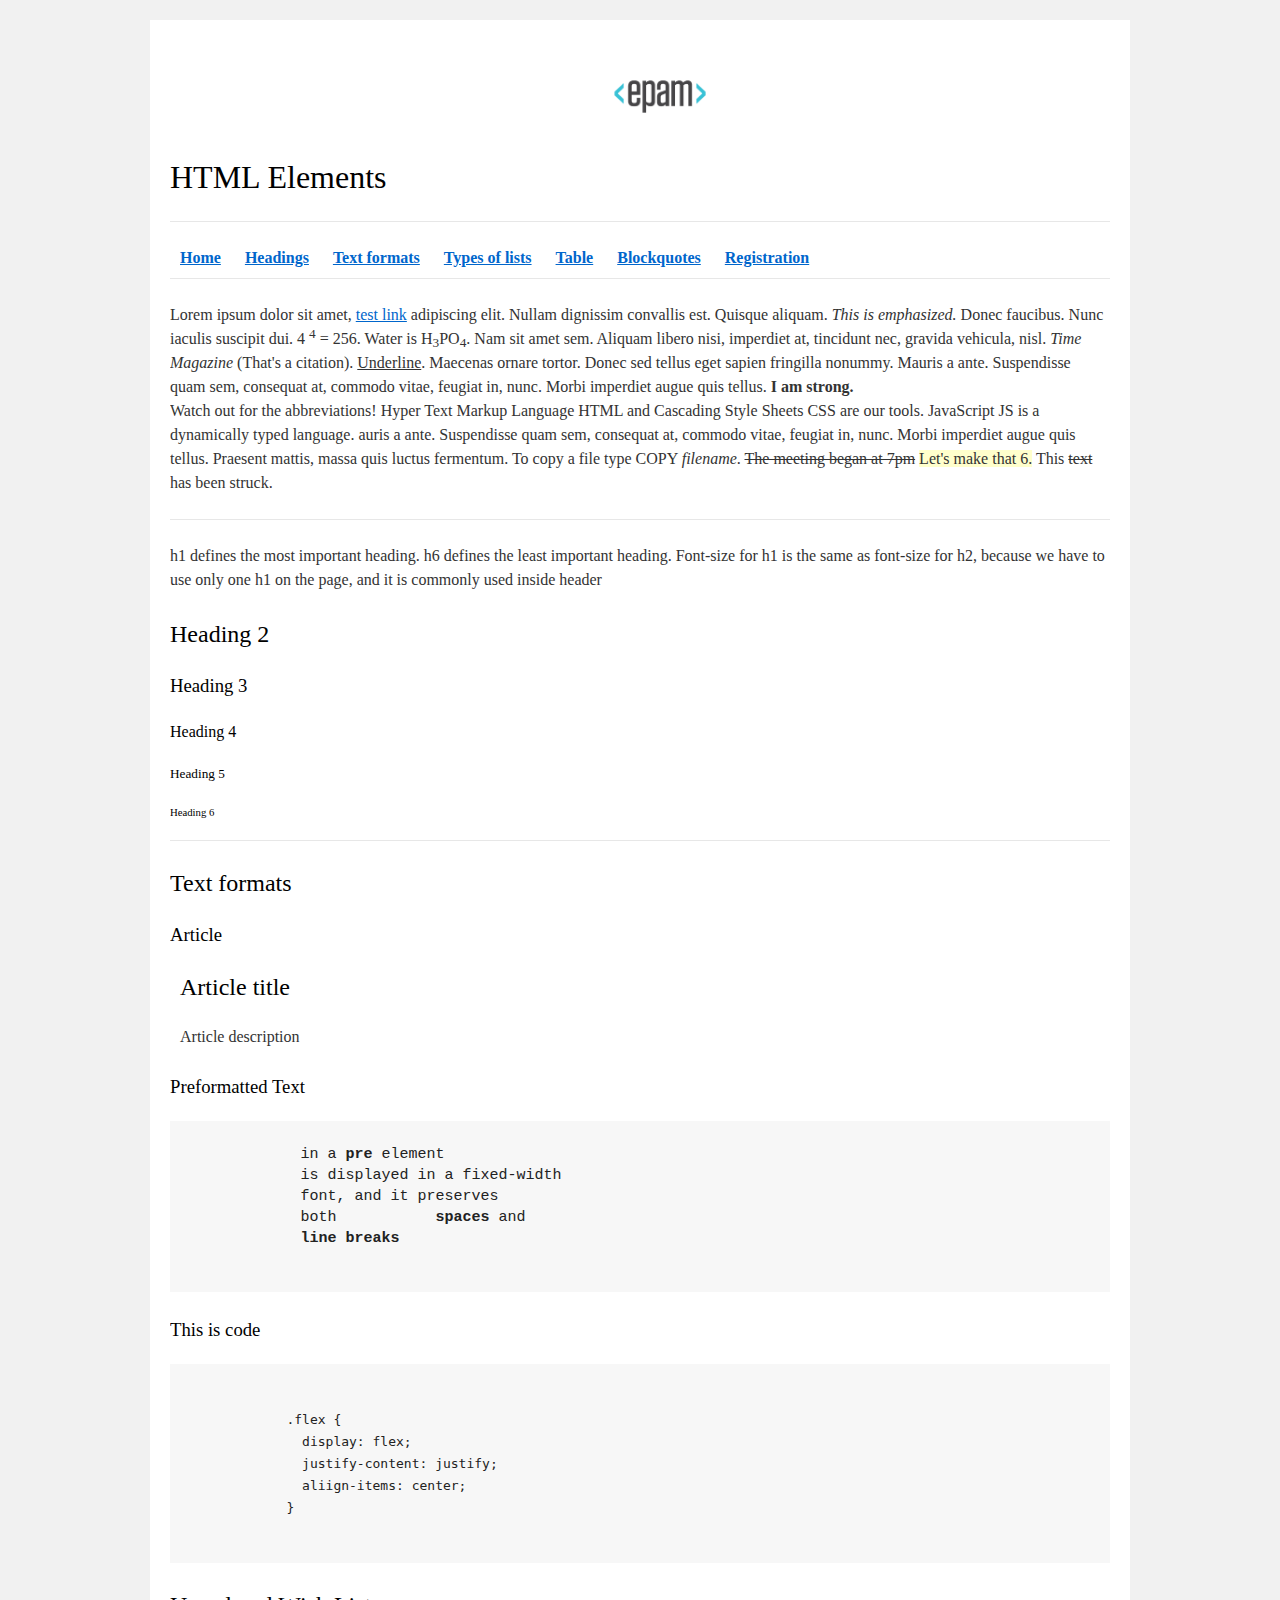
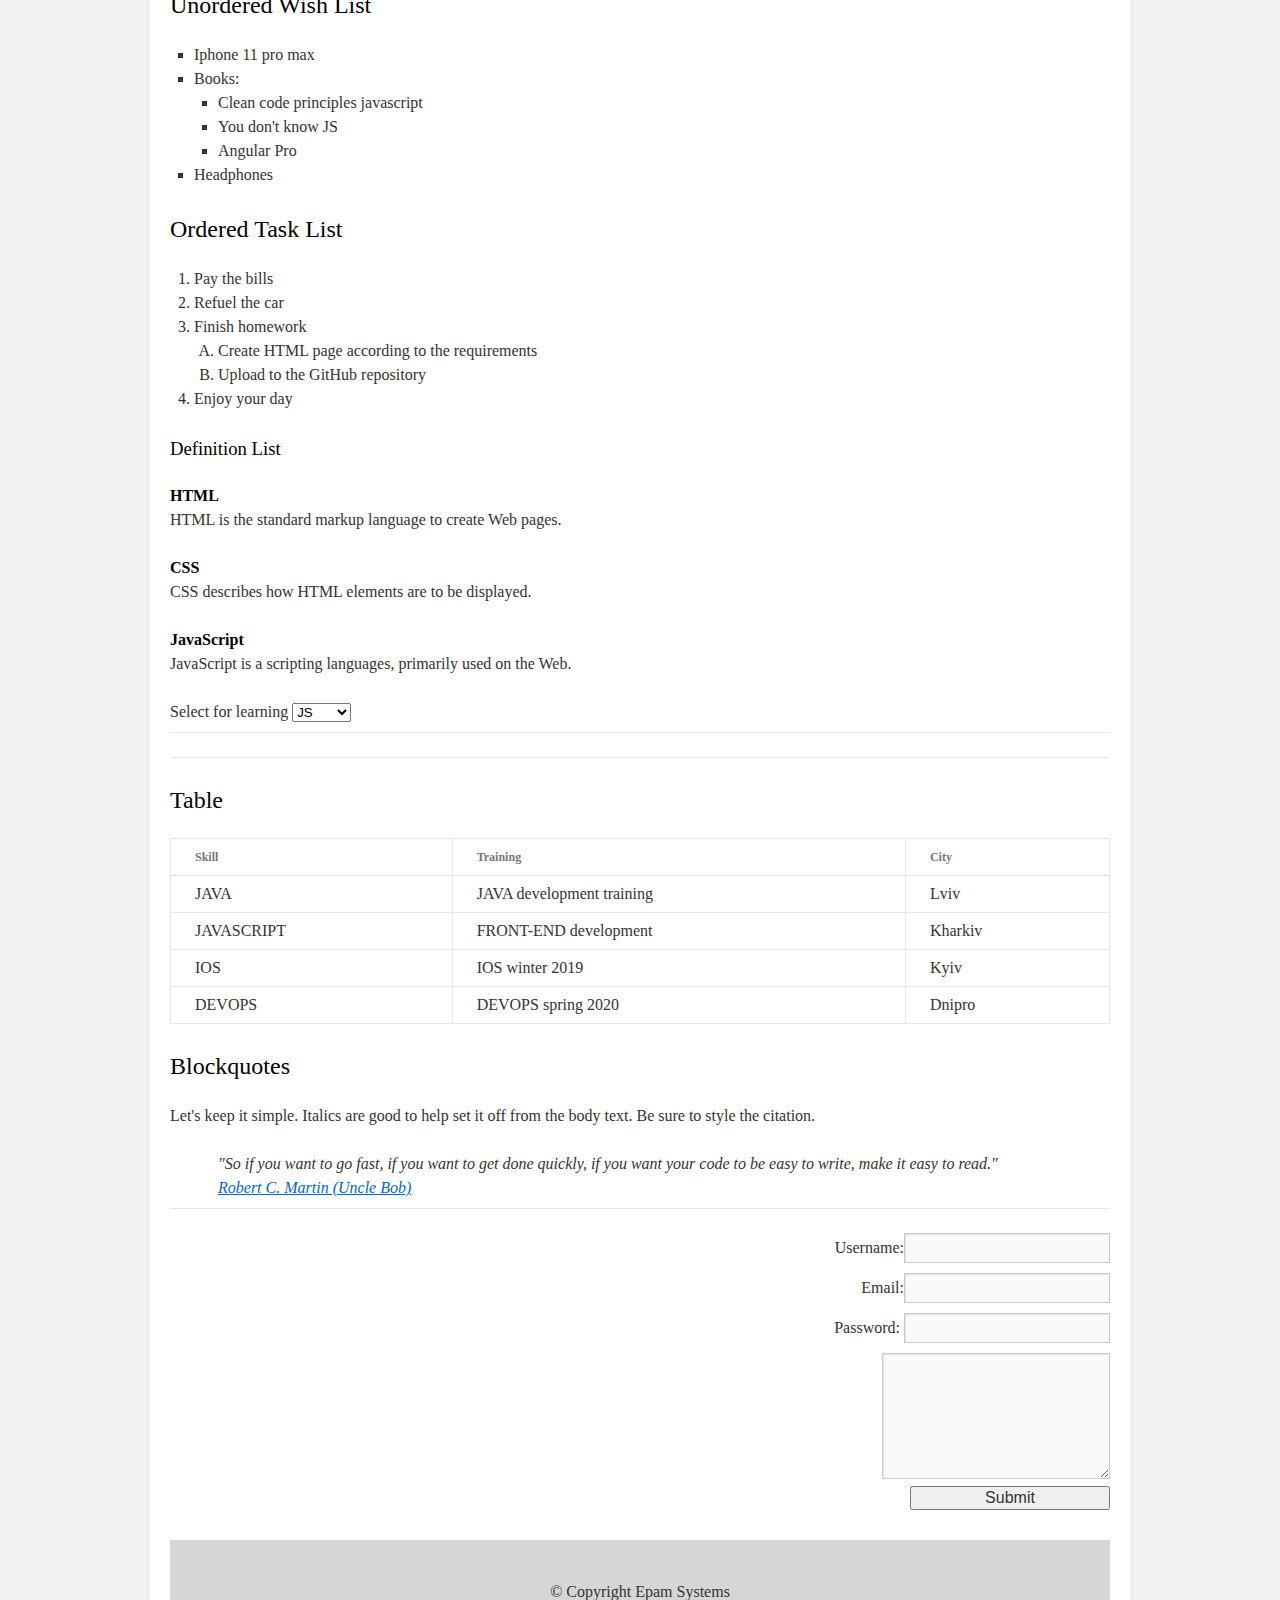
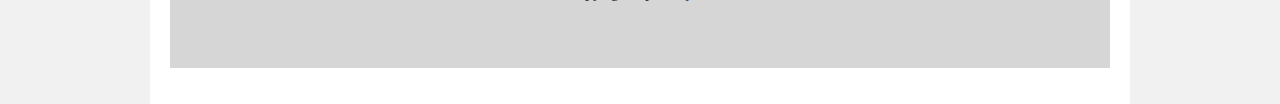
<file: FL12_HW1/homework/index.html>
<!DOCTYPE html>
<html lang="en">

<head>
  <meta charset="utf-8">
  <title>HTML Basics</title>
  <link rel="stylesheet" href="style.css">
</head>

<body>
  <div id="wrapper">
    <div id="main">
      <div id="container">
        <div id="content" role="main">

          <img src = "logo.png" alt="epam">

          <h1 id="home">HTML Elements</h1>

          <hr>

          <nav>
            <a href="#home"><b>Home</b></a>
            <a href="#headings"><b> Headings</b></a>
            <a href="#text"><b> Text formats</b></a>
            <a href="#Tlists"><b> Types of lists</b></a>
            <a href="#tabl"><b> Table</b></a>
            <a href="#block"><b> Blockquotes</b></a>
            <a href="#registr"><b> Registration</b></a>
          </nav>

          <hr>

          <p>
            Lorem ipsum dolor sit amet,
            <a href="#">test link</a> 
            adipiscing elit.
            Nullam dignissim convallis est. Quisque aliquam.
            <em>This is emphasized.</em> 
            Donec faucibus. Nunc iaculis suscipit dui. 4
            <sup>4</sup> = 256.
            Water is H<sub>3</sub>PO<sub>4</sub>.
            Nam sit amet sem. Aliquam libero nisi, imperdiet at, tincidunt nec, gravida vehicula, nisl.
            <cite>Time Magazine</cite>
            (That's a citation).
            <u>Underline</u>.
            Maecenas ornare tortor. Donec sed tellus eget sapien fringilla nonummy.
             Mauris a ante. Suspendisse quam sem, consequat at, commodo vitae,
              feugiat in, nunc. Morbi imperdiet augue quis tellus.
            <strong>I am strong.</strong> 
            <br>
            Watch out for the abbreviations!
            Hyper Text Markup Language <abbr>HTML</abbr>
            and
            Cascading Style Sheets <abbr>CSS</abbr> 
            are our tools.
            JavaScript <abbr>JS</abbr>
            is a dynamically typed language.
            auris a ante. Suspendisse quam sem, consequat at, commodo vitae,
             feugiat in, nunc. Morbi imperdiet augue quis tellus. Praesent mattis,
              massa quis luctus fermentum. To copy a file type
            COPY
            <cite>filename</cite>.
            <del>The meeting began at 7pm</del>
            <ins>Let's make that 6.</ins>
            This <del>text</del> has been struck.
          </p>

          <hr>

          <p>
            h1 defines the most important heading. h6 defines the least important heading. 
            Font-size for h1 is the same as font-size for h2, because we have to use
             only one h1 on the page, and it is commonly used inside header
          </p>

          <h2 id="headings">Heading 2</h2>
          <h3>Heading 3</h3>
          <h4>Heading 4</h4>
          <h5>Heading 5</h5>
          <h6>Heading 6</h6>

          <hr>

          <h2 id="text">Text formats</h2>

          <h3>Article</h3>
          <article>
            <h2>Article title</h2>
            <p>Article description</p>
          </article>

          <h3>Preformatted Text</h3>
          <pre>
            in a <b>pre</b> element
            is displayed in a fixed-width
            font, and it preserves
            both           <b>spaces</b> and
            <b>line breaks</b>
          </pre>

          <h3>This is code</h3>
          <pre><code>
            .flex {
              display: flex;
              justify-content: justify;
              aliign-items: center;
            }
          </code></pre>

          <h2 id="Tlists">Unordered Wish List</h2>
          <ul>
            <li>Iphone 11 pro max</li>
            <li>Books:
                <ul>
                  <li>Clean code principles javascript</li>
                  <li>You don't know JS</li>
                  <li>Angular Pro</li>
                </ul>
            </li>
            <li>Headphones</li>
          </ul>

          <h2>Ordered Task List</h2>
          <ol>
            <li>Pay the bills</li>
            <li>Refuel the car</li>
            <li>Finish homework
              <ol>
                <li>Create HTML page according to the requirements</li>
                <li>Upload to the GitHub repository</li>
              </ol>
            </li>
            <li>Enjoy your day</li>
          </ol>

          <h3>Definition List</h3>
          <dl>
            <dt>HTML</dt>
              <dd>HTML is the standard markup language to create Web pages.</dd>
            <dt>CSS</dt>
              <dd>CSS describes how HTML elements are to be displayed.</dd>
            <dt>JavaScript</dt>
              <dd>JavaScript is a scripting languages, primarily used on the Web.</dd>
          </dl>

          Select for learning
          <select>
            <option>JS</option>
            <option>HTML</option>
            <option>CSS</option>
          </select>

          <hr> <hr>

          <h2 id="tabl">Table</h2>
          <table>
            <thead>
              <tr>
                <th>Skill</th>
                <th>Training</th>
                <th>City</th>
              </tr>
            </thead>
            <tbody>
              <tr>
                <td>JAVA</td>
                <td>JAVA development training</td>
                <td>Lviv</td>
              </tr>
              <tr>
                <td>JAVASCRIPT</td>
                <td>FRONT-END development</td>
                <td>Kharkiv</td>
              </tr>
              <tr>
                <td>IOS</td>
                <td>IOS winter 2019</td>
                <td>Kyiv</td>
              </tr>
              <tr>
                <td>DEVOPS</td>
                <td>DEVOPS spring 2020</td>
                <td>Dnipro</td>
              </tr>
            </tbody>
          </table>

          <h2 id="block">Blockquotes</h2>
          <p>Let's keep it simple. Italics are good to help set it
           off from the body text. Be sure to style the citation.
          </p>

          <blockquote>"So if you want to go fast, if you want to get done quickly,
            if you want your code to be easy to write, make it easy to read."
          </blockquote>
          <blockquote><a href="#">Robert C. Martin (Uncle Bob)</a>
          </blockquote>

          <hr>

          <form id="registr">
            <fieldset>
              <label>
                Username:<input type="text"/>
              </label>
            </fieldset>
            <fieldset>
              <label>
                Email:<input type="text"/>
              </label>
            </fieldset>
            <fieldset>
              <label>
                Password:
                <input type="password"/>
              </label>
            </fieldset>
            <fieldset>
              <textarea rows="5" cols="23"></textarea>
            </fieldset>
            <fieldset>
              <input type="submit" value="Submit">
            </fieldset>
          </form>

          <footer><p> &copy; Copyright Epam Systems</p></footer>

        </div>
      </div>
    </div>
  </div>
</body>

</html>
</file>
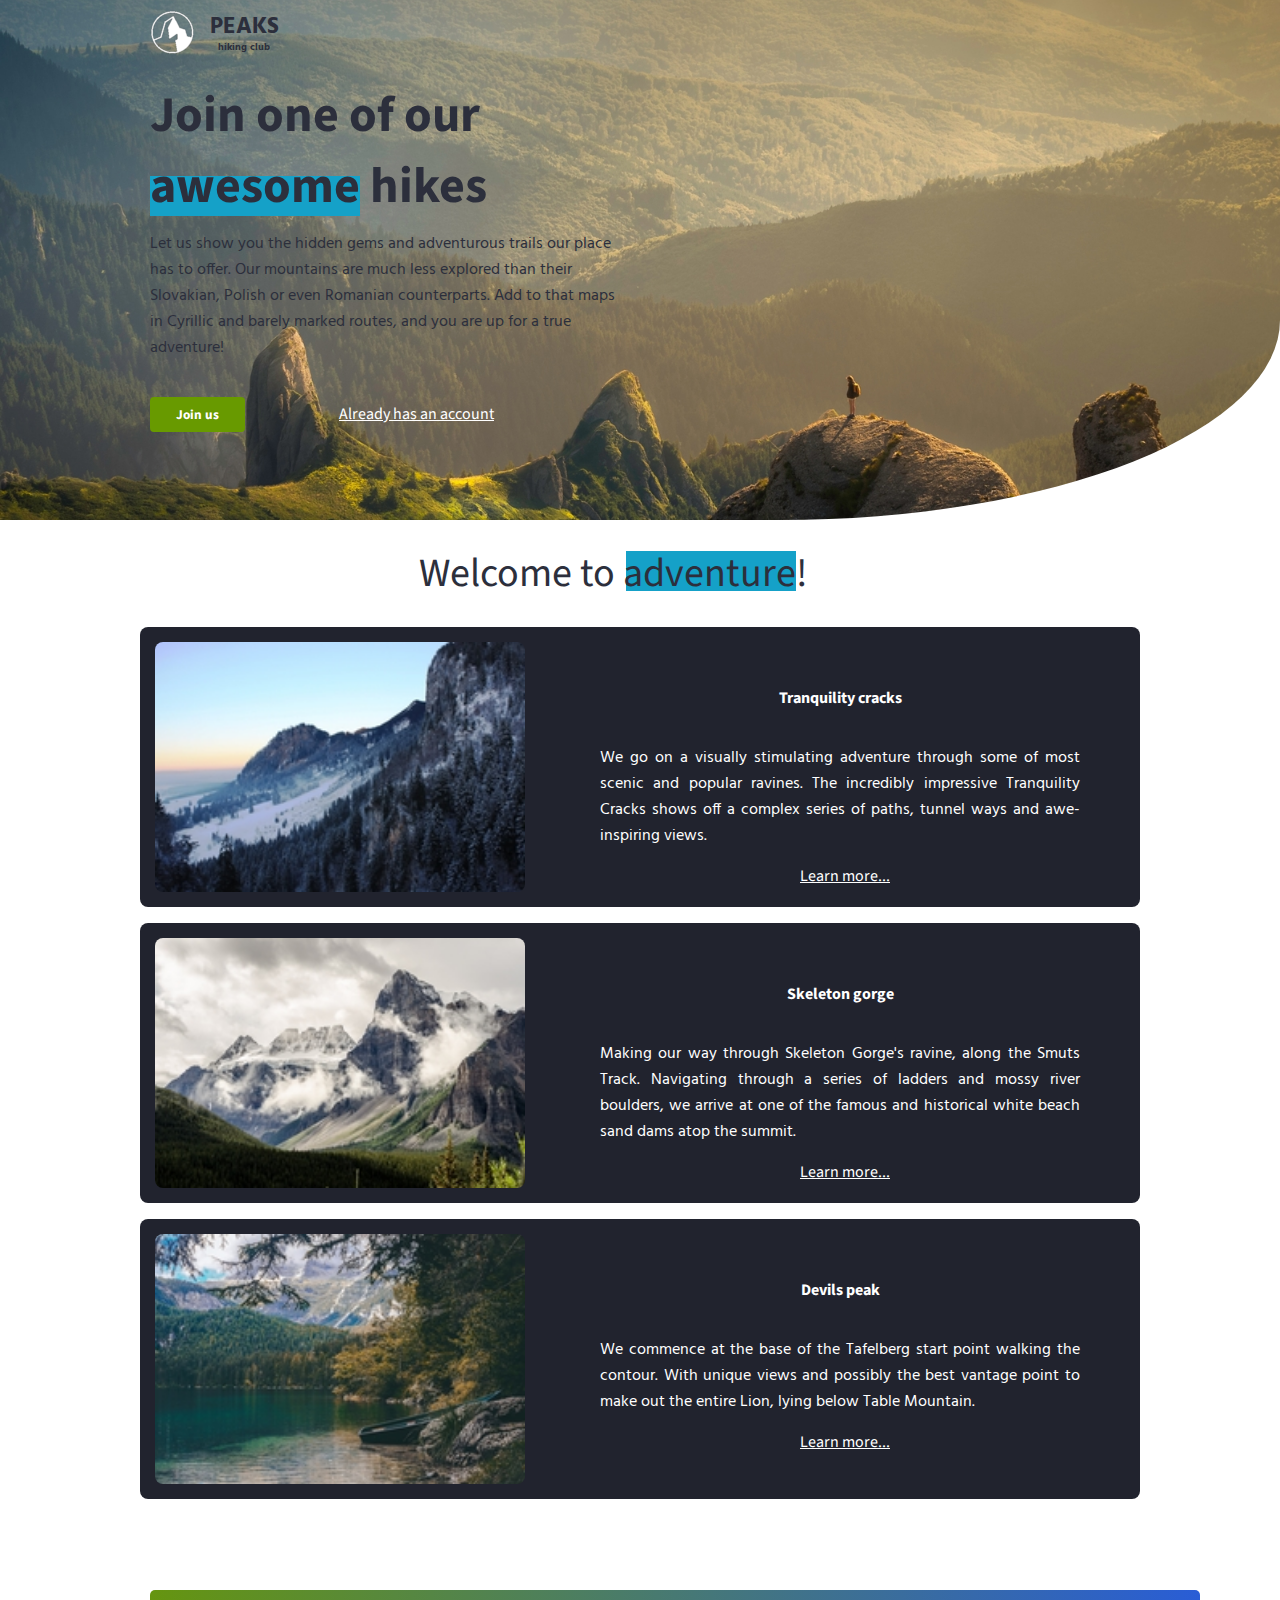
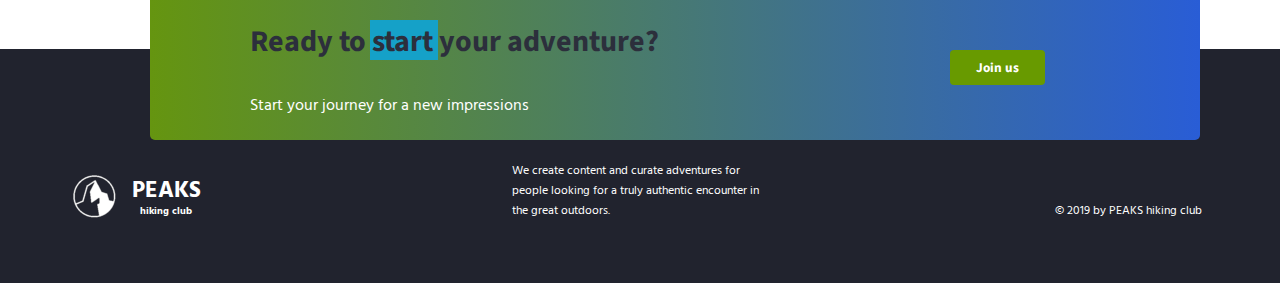
<file: FL12_HW3/homework/index.html>
<!DOCTYPE html>
<html lang="en">

<head>
    <meta charset="UTF-8">
    <meta name="viewport" content="width=device-width, initial-scale=1.0">
    <meta http-equiv="X-UA-Compatible" content="ie=edge">
    <link href="https://fonts.googleapis.com/css?family=Hind:400,600%7CSource+Sans+Pro:400,600,700%7CFresca"
          rel="stylesheet"/>

    <!-- Styles should be switched here: -->

    <link rel="stylesheet" type="text/css" href="css/style1.css">
    <!--     <link rel="stylesheet" type="text/css" href="css/style2.css">-->

    <title>PEAKS hiking club</title>
</head>

<body>
<header class="header">
    <div class="header-wrap">
        <div class="landing-logo">
            <img src="img/m-logo.png" alt="logo"/>
            <p>PEAKS<span>hiking club</span></p>
        </div>
        <p class="header_heading">
            Join one of our awesome hikes
        </p>
        <p class="header_text">
            Let us show you the hidden gems and adventurous trails our place has to offer.
            Our mountains are much less explored than their Slovakian,
            Polish or even Romanian counterparts. Add to that maps in Cyrillic and barely marked routes,
            and you are up for a true adventure!
        </p>
        <div>
            <button class="header_button">Join us</button>
            <a href="#" class="login">Already has an account</a>
        </div>
    </div>
</header>
<main class="section">
    <p class="section_text">
        Welcome to adventure!
    </p>
    <div class="section_card_wrap">
        <div class="section_card">
            <img class="section_card_img"
                 src="img/m-1.jpg"
                 alt="experts"/>
            <div class="section_card_right_container">
                <p class="section_card_heading">
                    Tranquility cracks
                </p>
                <p class="section_card_text">
                    We go on a visually stimulating adventure through some of most scenic and popular ravines.
                    The incredibly impressive Tranquility Cracks shows off a complex series of paths, tunnel ways and
                    awe-inspiring views.
                </p>
                <a href="#" class="section_link">Learn more...</a>
            </div>
        </div>
        <div class="section_card">
            <img class="section_card_img"
                 src="img/m-2.jpg"
                 alt="content formats"/>
            <div class="section_card_right_container">
                <p class="section_card_heading">
                    Skeleton gorge
                </p>
                <p class="section_card_text">
                    Making our way through Skeleton Gorge's ravine, along the Smuts Track.
                    Navigating through a series of ladders and mossy river boulders, we arrive at one of the famous and
                    historical white beach sand dams atop the summit.
                </p>
                <a href="#" class="section_link">Learn more...</a>
            </div>
        </div>
        <div class="section_card">
            <img class="section_card_img"
                 src="img/m-3.jpg"
                 alt="certificate"/>
            <div class="section_card_right_container">
                <p class="section_card_heading">
                    Devils peak
                </p>
                <p class="section_card_text">
                    We commence at the base of the Tafelberg start point walking the contour.
                    With unique views and possibly the best vantage point to make out the entire Lion, lying below Table
                    Mountain.
                </p>
                <a href="#" class="section_link">Learn more...</a>
            </div>
        </div>
    </div>
    <div class="section_banner">
        <div class="section_banner_text_wrap">
            <p class="section_banner_heading">
                Ready to start your adventure?
            </p>
            <p class="section_banner_text">
                Start your journey for a new impressions
            </p>
        </div>
        <button class="section_banner_button">Join us</button>
    </div>
</main>
<footer class="footer">
    <div class="footer-wrap">
        <div class="footer_logo landing-logo">
            <img src="img/m-logo.png" alt="logo"/>
            <p>PEAKS<span>hiking club</span></p>
        </div>
        <p class="footer_text">
            We create content and curate adventures for people looking for a truly authentic encounter in the great
            outdoors.
        </p>
        <span class="footer-cr">
          &copy; 2019 by PEAKS hiking club
        </span>
    </div>
</footer>
</body>

</html>
</file>
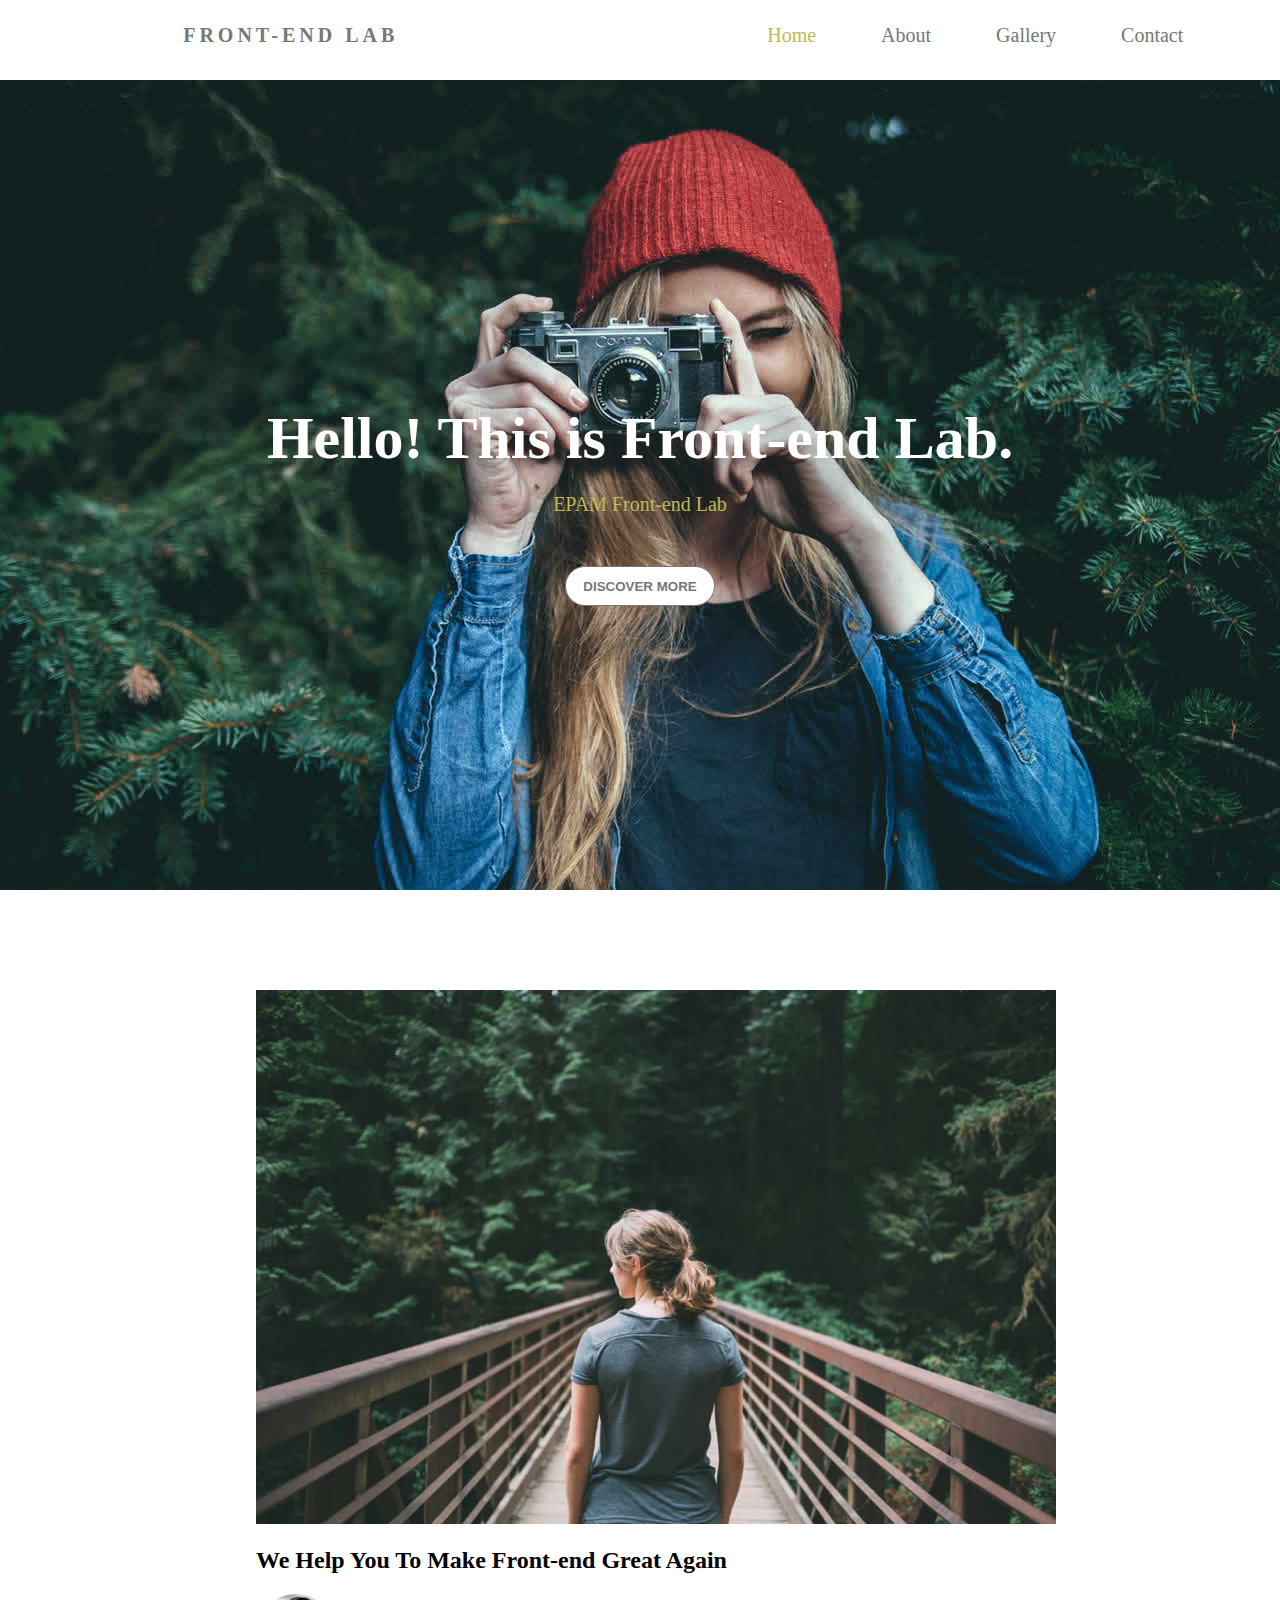
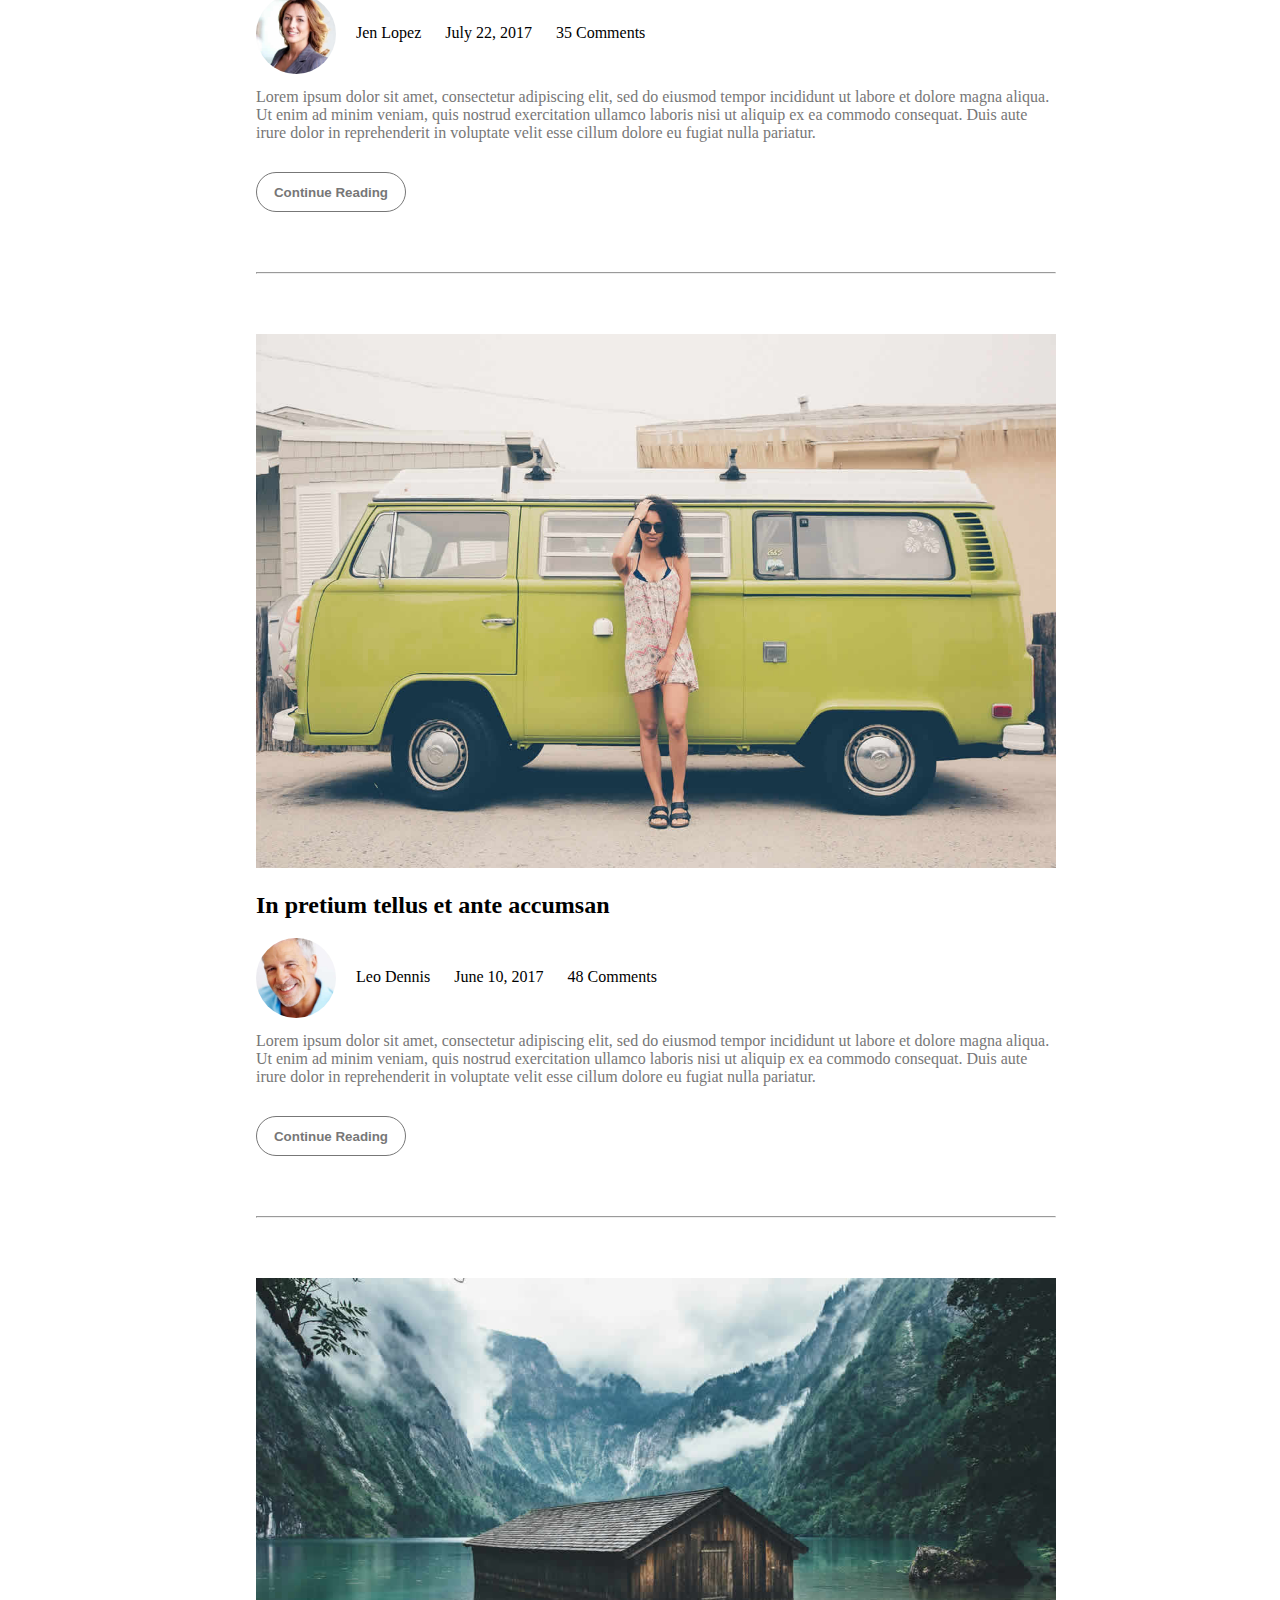
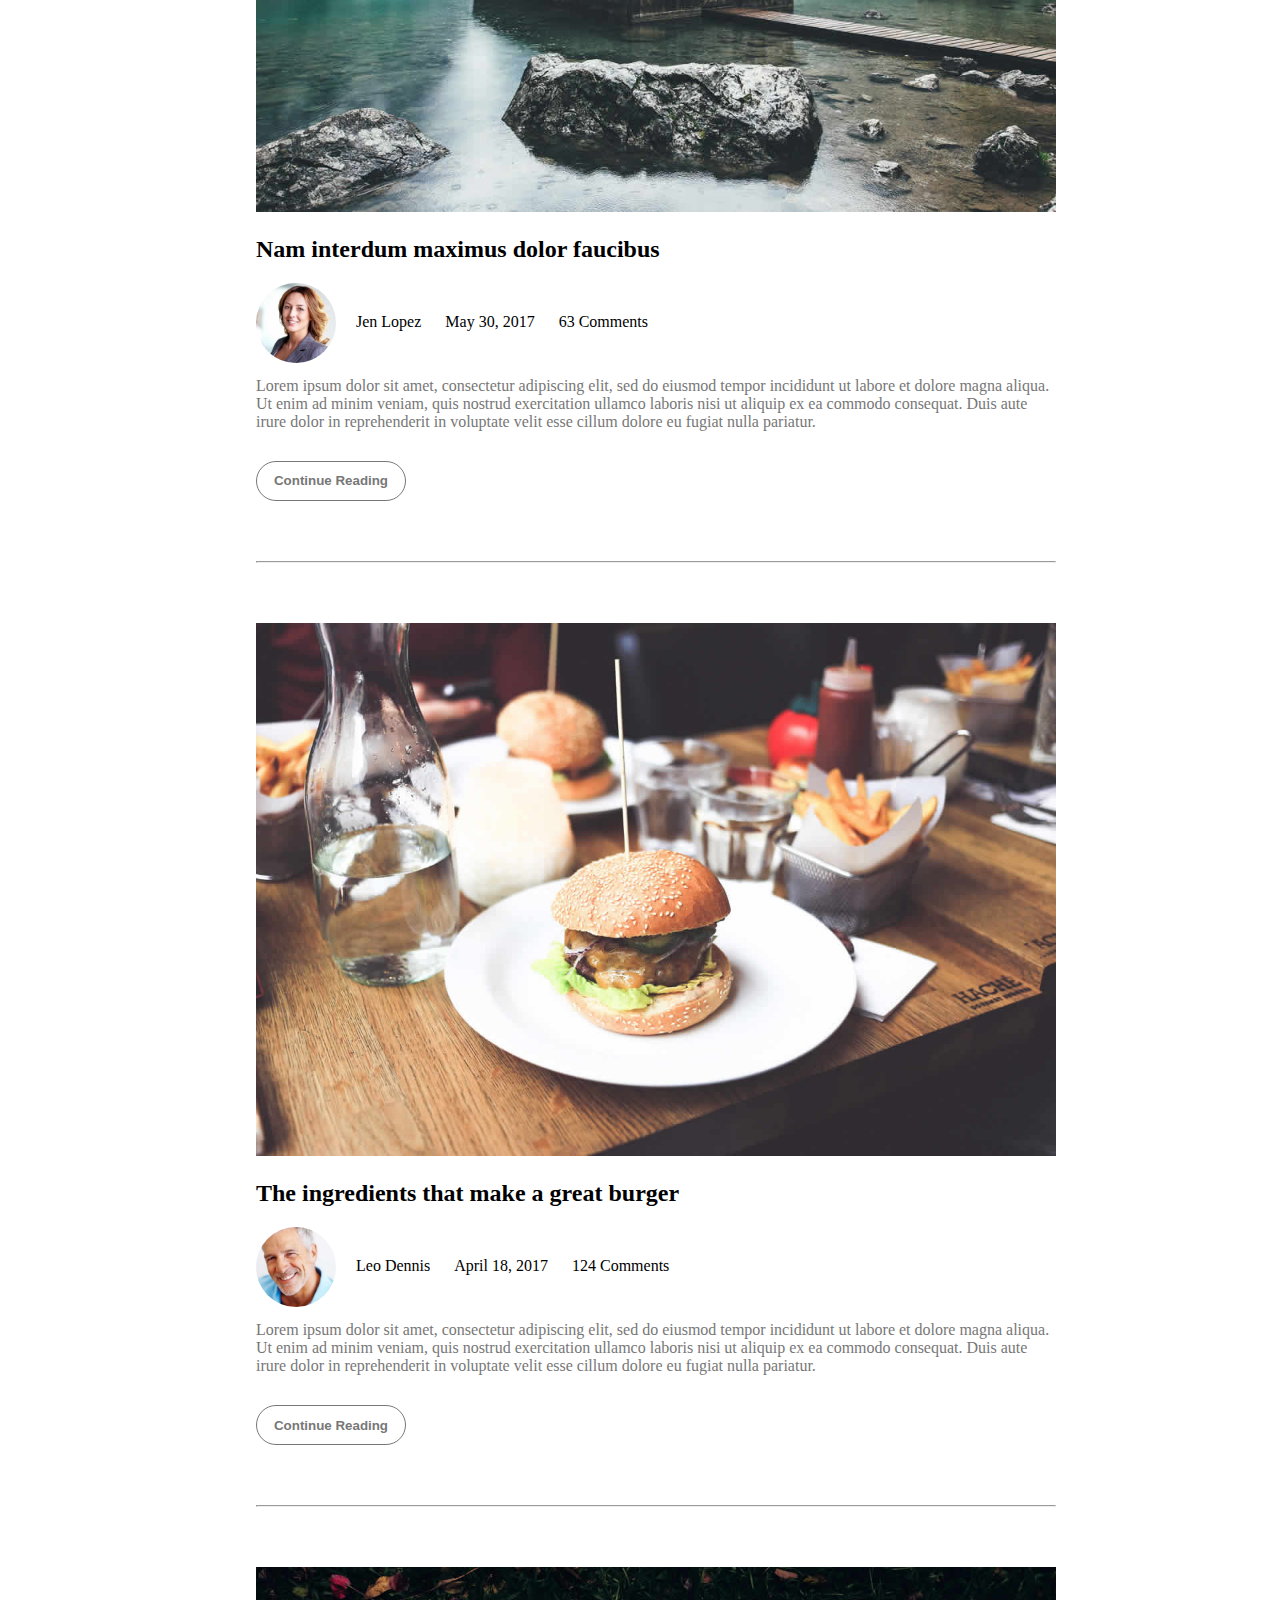
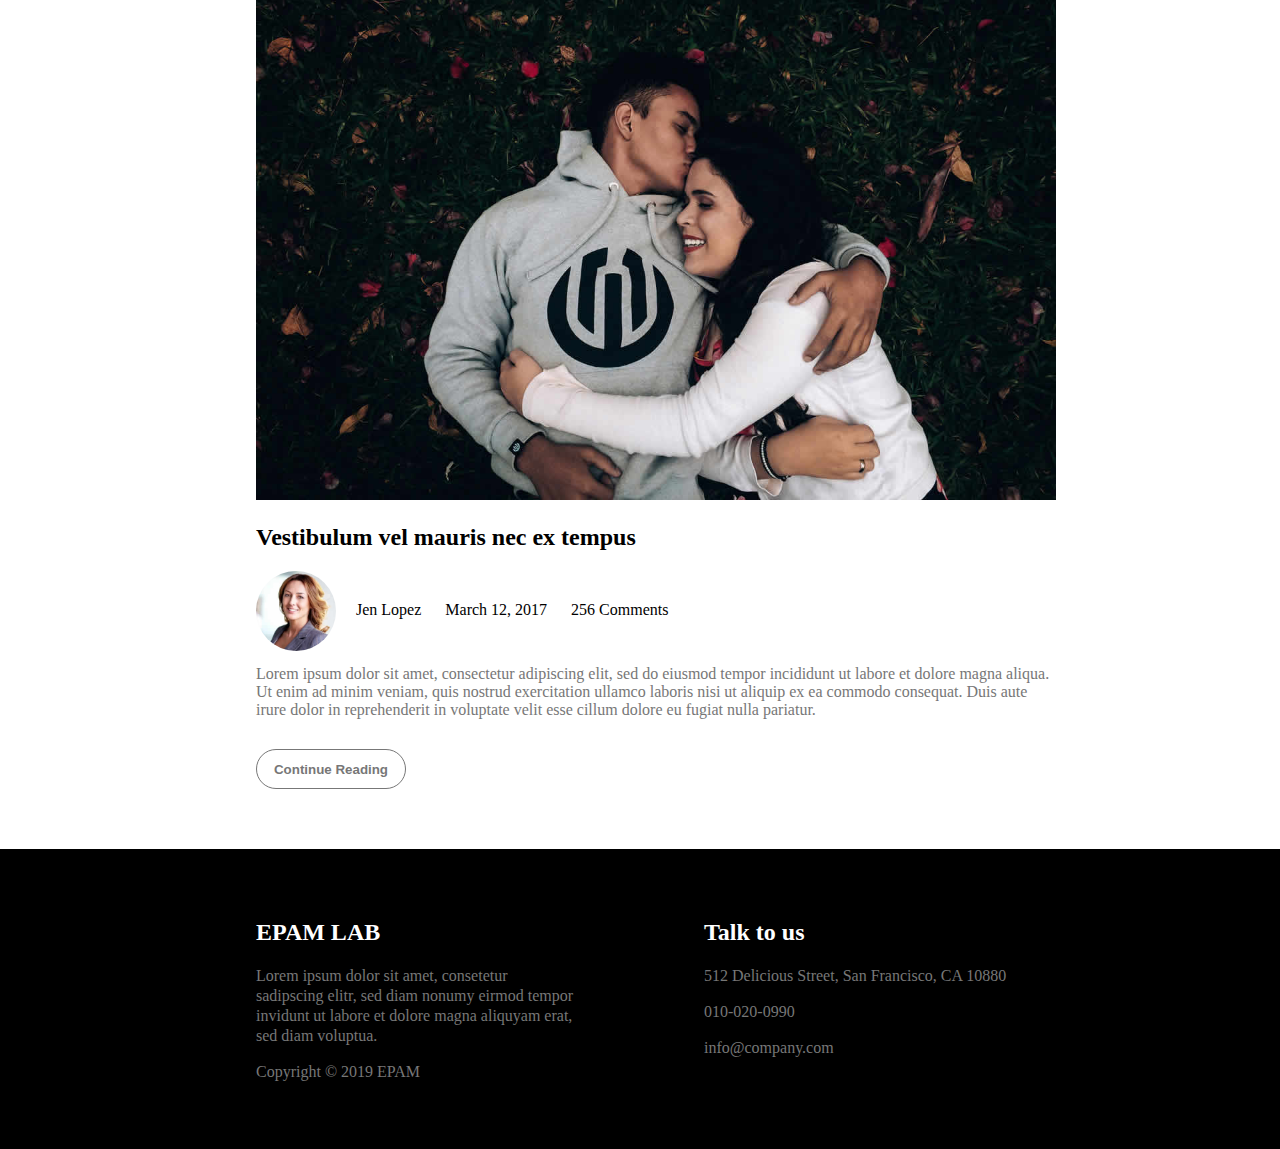
<file: FL12_HW4/homework/index.html>
<!DOCTYPE html>
<html lang="zxx">

<head>
  <meta charset="utf-8">
  <title>Front-end Lab</title>
  <link rel="stylesheet" href="css/style.css">
</head>

<body>
<header id="home">
		<p>FRONT-END LAB</p>	
	<nav class="main-nav">
      <ul>
        <li class="nav-item"><a href="#home" class="yellow">Home</a></li>
        <li class="nav-item"><a href="#about">About</a></li>
        <li class="nav-item"><a href="#gallery">Gallery</a></li>
        <li class="nav-item"><a href="#contact">Contact</a></li>
      </ul>
    </nav>
</header>
<div id="about">
	<div class="wrapper">
		<h1>Hello! This is Front-end Lab.</h1>
		<p class="yellow">EPAM Front-end Lab</p>
		<button class="button">DISCOVER MORE</button>
	</div>
</div>
<main id="gallery">
	<div class="content-gallery">
		<img class="blog" src="img/blog-image1.jpg" alt="blog">
		<h2>We Help You To Make Front-end Great Again</h2>
		<img class="author" src="img/author-image1.jpg" alt="author">
		<p class="about-blog">Jen Lopez <span>July 22, 2017</span> 35 Comments</p>
		<p class="text-blog"> 
			Lorem ipsum dolor sit amet, consectetur adipiscing elit, sed do 
			eiusmod tempor incididunt ut labore et dolore magna aliqua. Ut 
			enim ad minim veniam, quis nostrud exercitation ullamco laboris
			nisi ut aliquip ex ea commodo consequat. Duis aute irure dolor 
			in reprehenderit in voluptate velit esse cillum dolore eu fugiat
			nulla pariatur.
		</p>
		<button class="button">Continue Reading</button>
	</div>
	<hr>
	<div class="content-gallery">
		<img class="blog" src="img/blog-image2.jpg" alt="blog">
		<h2>In pretium tellus et ante accumsan</h2>
		<img class="author" src="img/author-image2.jpg" alt="author">
		<p class="about-blog">Leo Dennis <span>June 10, 2017</span> 48 Comments</p>
		<p class="text-blog"> 
			Lorem ipsum dolor sit amet, consectetur adipiscing elit, sed do 
			eiusmod tempor incididunt ut labore et dolore magna aliqua. Ut 
			enim ad minim veniam, quis nostrud exercitation ullamco laboris
			nisi ut aliquip ex ea commodo consequat. Duis aute irure dolor 
			in reprehenderit in voluptate velit esse cillum dolore eu fugiat
			nulla pariatur.
		</p>
		<button class="button">Continue Reading</button>
	</div>
	<hr>
	<div class="content-gallery">
		<img class="blog" src="img/blog-image3.jpg" alt="blog">
		<h2>Nam interdum maximus dolor faucibus</h2>
		<img class="author" src="img/author-image1.jpg" alt="author">
		<p class="about-blog">Jen Lopez <span>May 30, 2017</span> 63 Comments</p>
		<p class="text-blog"> 
			Lorem ipsum dolor sit amet, consectetur adipiscing elit, sed do 
			eiusmod tempor incididunt ut labore et dolore magna aliqua. Ut 
			enim ad minim veniam, quis nostrud exercitation ullamco laboris
			nisi ut aliquip ex ea commodo consequat. Duis aute irure dolor 
			in reprehenderit in voluptate velit esse cillum dolore eu fugiat
			nulla pariatur.
		</p>
		<button class="button">Continue Reading</button>
	</div>
	<hr>
	<div class="content-gallery">
		<img class="blog" src="img/blog-image4.jpg" alt="blog">
		<h2>The ingredients that make a great burger</h2>
		<img class="author" src="img/author-image2.jpg" alt="author">
		<p class="about-blog">Leo Dennis <span>April 18, 2017</span> 124 Comments</p>
		<p class="text-blog"> 
			Lorem ipsum dolor sit amet, consectetur adipiscing elit, sed do 
			eiusmod tempor incididunt ut labore et dolore magna aliqua. Ut 
			enim ad minim veniam, quis nostrud exercitation ullamco laboris
			nisi ut aliquip ex ea commodo consequat. Duis aute irure dolor 
			in reprehenderit in voluptate velit esse cillum dolore eu fugiat
			nulla pariatur.
		</p>
		<button class="button">Continue Reading</button>
	</div>
	<hr>
	<div class="content-gallery">
		<img class="blog" src="img/blog-image5.jpg" alt="blog">
		<h2>Vestibulum vel mauris nec ex tempus</h2>
		<img class="author" src="img/author-image1.jpg" alt="author">
		<p class="about-blog">Jen Lopez <span>March 12, 2017</span> 256 Comments</p>
		<p class="text-blog"> 
			Lorem ipsum dolor sit amet, consectetur adipiscing elit, sed do 
			eiusmod tempor incididunt ut labore et dolore magna aliqua. Ut 
			enim ad minim veniam, quis nostrud exercitation ullamco laboris
			nisi ut aliquip ex ea commodo consequat. Duis aute irure dolor 
			in reprehenderit in voluptate velit esse cillum dolore eu fugiat
			nulla pariatur.
		</p>
		<button class="button">Continue Reading</button>
	</div>
</main>
<footer>
	<div class="footer-epam">
		<h2>EPAM LAB</h2>
		<p>
			Lorem ipsum dolor sit amet, consetetur sadipscing elitr,
			sed diam nonumy eirmod tempor invidunt ut labore et 
			dolore magna aliquyam erat, sed diam voluptua.
		</p>
		<p>Copyright © 2019 EPAM</p>
	</div>
	<div id="contact">
		<h2>Talk to us</h2>
		<p>512 Delicious Street, San Francisco, CA 10880</p>
		<p>010-020-0990</p>
		<p>info@company.com</p>
	</div>
</footer>
</body>
</html>
</file>
<file: FL12_HW1/homework/style.css>
html,body,div,span,applet,object,iframe,h1,h2,h3,h4,h5,h6,p,blockquote,pre,a,abbr,acronym,address,big,cite,code,del,dfn,em,font,img,ins,kbd,q,s,samp,small,strike,strong,sub,sup,tt,var,b,u,i,center,dl,dt,dd,ol,ul,li,fieldset,form,label,legend,table,caption,tbody,tfoot,thead,tr,th,td{background:transparent;border:0;margin:0;padding:0;vertical-align:baseline}body{line-height:1}h1,h2,h3,h4,h5,h6{clear:both;font-weight:normal}ol,ul{list-style:none}blockquote{quotes:none}blockquote:before,blockquote:after{content:'';content:none}del{text-decoration:line-through}table{border-collapse:collapse;border-spacing:0}a img{border:0}#container{float:left;margin:0 -240px 0 0;width:100%}#primary,#secondary{float:right;overflow:hidden;width:220px}#secondary{clear:right}#footer{clear:both;width:100%}.one-column #content{margin:0 auto;width:640px}.single-attachment #content{margin:0 auto;width:900px}body,input,textarea,.page-title span,.pingback a.url{font-family:Georgia,"Bitstream Charter",serif}h3#comments-title,h3#reply-title,#access .menu,#access div.menu ul,#cancel-comment-reply-link,.form-allowed-tags,#site-info,#site-title,#wp-calendar,.comment-meta,.comment-body tr th,.comment-body thead th,.entry-content label,.entry-content tr th,.entry-content thead th,.entry-meta,.entry-title,.entry-utility,#respond label,.navigation,.page-title,.pingback p,.reply,.widget-title,.wp-caption-text{font-family:"Helvetica Neue",Arial,Helvetica,"Nimbus Sans L",sans-serif}input[type="submit"]{font-family:"Helvetica Neue",Arial,Helvetica,"Nimbus Sans L",sans-serif}pre{font-family:"Courier 10 Pitch",Courier,monospace}code{font-family:Monaco,Consolas,"Andale Mono","DejaVu Sans Mono",monospace}#access .menu-header,div.menu,#colophon,#branding,#main,#wrapper{margin:0 auto;width:940px}#wrapper{background:#fff;margin-top:20px;padding:0 20px}#footer-widget-area{overflow:hidden}#footer-widget-area .widget-area{float:left;margin-right:20px;width:220px}#footer-widget-area #fourth{margin-right:0}#site-info{float:left;font-size:14px;font-weight:bold;width:700px}#site-generator{float:right;width:220px}body{background:#f1f1f1}body,input,textarea{color:#666;font-size:12px;line-height:18px}hr{background-color:#e7e7e7;border:0;clear:both;height:1px;margin-bottom:18px}p{margin-bottom:18px}ul{list-style:square;margin:0 0 18px 1.5em}ol{list-style:decimal;margin:0 0 18px 1.5em}ol ol{list-style:upper-alpha}ol ol ol{list-style:lower-roman}ol ol ol ol{list-style:lower-alpha}ul ul,ol ol,ul ol,ol ul{margin-bottom:0}dl{margin:0 0 24px 0}dt{font-weight:bold}dd{margin-bottom:18px}strong{font-weight:bold}cite,em,i{font-style:italic}big{font-size:131.25%}ins{background:#ffc;text-decoration:none}blockquote{font-style:italic;padding:0 3em}blockquote cite,blockquote em,blockquote i{font-style:normal}pre{background:#f7f7f7;color:#222;line-height:18px;margin-bottom:18px;overflow:auto;padding:1.5em}abbr,acronym{cursor:help}sup,sub{height:0;line-height:1;position:relative;vertical-align:baseline}sup{bottom:1ex}sub{top:.5ex}small{font-size:smaller}input{margin-bottom:10px}input[type="text"],input[type="password"],input[type="email"],input[type="url"],input[type="number"],textarea{background:#f9f9f9;border:1px solid #ccc;box-shadow:inset 1px 1px 1px rgba(0,0,0,0.1);-moz-box-shadow:inset 1px 1px 1px rgba(0,0,0,0.1);-webkit-box-shadow:inset 1px 1px 1px rgba(0,0,0,0.1);padding:2px}a:link{color:#06c}a:visited{color:#743399}a:active,a:hover{color:#ff4b33}.screen-reader-text{clip:rect(1px,1px,1px,1px);overflow:hidden;position:absolute !important;height:1px;width:1px}#header{padding:30px 0 0 0}#site-title{float:left;font-size:30px;line-height:36px;margin:0 0 18px 0;width:700px}#site-title a{color:#000;font-weight:bold;text-decoration:none}#site-description{color:#000;clear:right;float:right;font-style:italic;margin:15px 0 18px 0;opacity:.65;width:220px}#branding img{border-top:4px solid #000;border-bottom:1px solid #000;display:block;float:left}#access{background:#000;display:block;float:left;margin:0 auto;width:940px}#access .menu-header,div.menu{font-size:13px;margin-left:12px;width:928px}#access .menu-header ul,div.menu ul{list-style:none;margin:0}#access .menu-header li,div.menu li{float:left;position:relative}#access a{color:#aaa;display:block;line-height:38px;padding:0 10px;text-decoration:none}#access ul ul{box-shadow:0 3px 3px rgba(0,0,0,0.2);-moz-box-shadow:0 3px 3px rgba(0,0,0,0.2);-webkit-box-shadow:0 3px 3px rgba(0,0,0,0.2);display:none;position:absolute;top:38px;left:0;float:left;width:180px;z-index:99999}#access ul ul li{min-width:180px}#access ul ul ul{left:100%;top:0}#access ul ul a{background:#333;line-height:1em;padding:10px;width:160px;height:auto}#access li:hover>a,#access ul ul:hover>a{background:#333;color:#fff}#access ul li:hover>ul{display:block}#access ul li.current_page_item>a,#access ul li.current_page_ancestor>a,#access ul li.current-menu-ancestor>a,#access ul li.current-menu-item>a,#access ul li.current-menu-parent>a{color:#fff}* html #access ul li.current_page_item a,* html #access ul li.current_page_ancestor a,* html #access ul li.current-menu-ancestor a,* html #access ul li.current-menu-item a,* html #access ul li.current-menu-parent a,* html #access ul li a:hover{color:#fff}#main{clear:both;overflow:hidden;padding:40px 0 0 0}#content{margin-bottom:36px}#content,#content input,#content textarea{color:#333;font-size:16px;line-height:24px}#content p,#content ul,#content ol,#content dd,#content pre,#content hr{margin-bottom:24px}#content ul ul,#content ol ol,#content ul ol,#content ol ul{margin-bottom:0}#content pre,#content kbd,#content tt,#content var{font-size:15px;line-height:21px}#content code{font-size:13px}#content dt,#content th{color:#000}#content h1,#content h2,#content h3,#content h4,#content h5,#content h6{color:#000;line-height:1.5em;margin:0 0 20px 0}#content table{border:1px solid #e7e7e7;margin:0 -1px 24px 0;text-align:left;width:100%}#content tr th,#content thead th{color:#777;font-size:12px;font-weight:bold;line-height:18px;padding:9px 24px;border-right:1px solid #e7e7e7}#content tr td{border-top:1px solid #e7e7e7;padding:6px 24px;border-right:1px solid #e7e7e7}#content tr.odd td{background:#f2f7fc}.hentry{margin:0 0 48px 0}.home .sticky{background:#f2f7fc;border-top:4px solid #000;margin-left:-20px;margin-right:-20px;padding:18px 20px}.single .hentry{margin:0 0 36px 0}.page-title{color:#000;font-size:14px;font-weight:bold;margin:0 0 36px 0}.page-title span{color:#333;font-size:16px;font-style:italic;font-weight:normal}.page-title a:link,.page-title a:visited{color:#777;text-decoration:none}.page-title a:active,.page-title a:hover{color:#ff4b33}#content .entry-title{color:#000;font-size:21px;font-weight:bold;line-height:1.3em;margin-bottom:0}.entry-title a:link,.entry-title a:visited{color:#000;text-decoration:none}.entry-title a:active,.entry-title a:hover{color:#ff4b33}.entry-meta{color:#777;font-size:12px}.entry-meta abbr,.entry-utility abbr{border:0}.entry-meta abbr:hover,.entry-utility abbr:hover{border-bottom:1px dotted #666}.single-author .by-author{position:absolute !important;clip:rect(1px 1px 1px 1px);clip:rect(1px,1px,1px,1px)}.entry-content,.entry-summary{clear:both;padding:12px 0 0 0}.entry-content .more-link{white-space:nowrap}#content .entry-summary p:last-child{margin-bottom:12px}.entry-content fieldset{border:1px solid #e7e7e7;margin:0 0 24px 0;padding:24px}.entry-content fieldset legend{background:#fff;color:#000;font-weight:bold;padding:0 24px}.entry-content input{margin:0 0 24px 0}.entry-content input.file,.entry-content input.button{margin-right:24px}.entry-content label{color:#777;font-size:12px}.entry-content select{margin:0 0 24px 0}.entry-content sup,.entry-content sub{font-size:10px}.entry-content blockquote.left{float:left;margin-left:0;margin-right:24px;text-align:right;width:33%}.entry-content blockquote.right{float:right;margin-left:24px;margin-right:0;text-align:left;width:33%}.page-link{clear:both;color:#000;font-weight:bold;line-height:48px;word-spacing:.5em}.page-link a:link,.page-link a:visited{background:#f1f1f1;color:#333;font-weight:normal;padding:.5em .75em;text-decoration:none}.home .sticky .page-link a{background:#d9e8f7}.page-link a:active,.page-link a:hover{color:#ff4b33}body.page .edit-link{clear:both;display:block}#entry-author-info{background:#f2f7fc;border-top:4px solid #000;clear:both;font-size:14px;line-height:20px;margin:24px 0;overflow:hidden;padding:18px 20px}#entry-author-info #author-avatar{background:#fff;border:1px solid #e7e7e7;float:left;height:60px;margin:0 -104px 0 0;padding:11px}#entry-author-info #author-description{float:left;margin:0 0 0 104px}#entry-author-info h2{color:#000;font-size:100%;font-weight:bold;margin-bottom:0}.entry-utility{clear:both;color:#777;font-size:12px;line-height:18px}.entry-meta a,.entry-utility a{color:#777}.entry-meta a:hover,.entry-utility a:hover{color:#ff4b33}#content .video-player{padding:0}.format-standard .wp-video,.format-standard .wp-audio-shortcode,.format-audio .wp-audio-shortcode,.format-standard .video-player{margin-bottom:24px}.home #content .format-aside p,.home #content .category-asides p{font-size:14px;line-height:20px;margin-bottom:10px;margin-top:0}.format-gallery .size-thumbnail img,.category-gallery .size-thumbnail img{border:10px solid #f1f1f1;margin-bottom:0}.format-gallery .gallery-thumb,.category-gallery .gallery-thumb{float:left;margin-right:20px;margin-top:-4px}.home #content .format-gallery .entry-utility,.home #content .category-gallery .entry-utility{padding-top:4px}.attachment .entry-content .entry-caption{font-size:140%;margin-top:24px}.attachment .entry-content .nav-previous a:before{content:'\2190\00a0'}.attachment .entry-content .nav-next a:after{content:'\00a0\2192'}#content img.size-auto,#content img.size-full,#content img.size-large,#content img.size-medium,#content .entry-attachment img,#content .widget-container img{max-width:100%;height:auto}#ie8 #content img.size-auto,#ie8 #content img.size-full,#ie8 #content img.size-large,#ie8 #content img.size-medium,#ie8 #content .entry-attachment img{width:auto}.alignleft,img.alignleft{display:inline;float:left;margin-right:24px;margin-top:4px}.alignright,img.alignright{display:inline;float:right;margin-left:24px;margin-top:4px}.aligncenter,img.aligncenter{clear:both;display:block;margin-left:auto;margin-right:auto}img.alignleft,img.alignright,img.aligncenter{margin-bottom:12px}.wp-caption{background:#f1f1f1;line-height:18px;margin-bottom:20px;max-width:100%;padding:4px;text-align:center}.wp-caption img{margin:5px 5px 0;max-width:622px}.wp-caption p.wp-caption-text{color:#777;font-size:12px;margin:5px}.wp-smiley{margin:0}.gallery{margin:0 auto 18px}.gallery .gallery-item{float:left;margin-top:0;text-align:center}.gallery-columns-1 .gallery-item{width:100%}.gallery-columns-2 .gallery-item{width:50%}.gallery-columns-3 .gallery-item{width:33%}.gallery-columns-4 .gallery-item{width:25%}.gallery-columns-5 .gallery-item{width:20%}.gallery-columns-6 .gallery-item{width:16%}.gallery-columns-7 .gallery-item{width:14%}.gallery-columns-8 .gallery-item{width:12%}.gallery-columns-9 .gallery-item{width:11%}.gallery-columns-1 img{max-width:620px}.gallery-columns-2 img{max-width:288px}.gallery-columns-3 img{max-width:177px}.gallery-columns-4 img{max-width:122px}.gallery-columns-5 img{max-width:88px}.gallery-columns-6 img{max-width:66px}.gallery-columns-7 img{max-width:50px}.gallery-columns-8 img{max-width:39px}.gallery-columns-9 img{max-width:29px}.gallery-item img{height:auto}.gallery-columns-2 .attachment-medium{max-width:92%;height:auto}.gallery-columns-4 .attachment-thumbnail{max-width:84%;height:auto}.gallery .gallery-caption{color:#777;font-size:12px;margin:0 0 12px}.gallery dl{margin:0}.gallery img{border:10px solid #f1f1f1}.gallery br+br{display:none}#content .entry-attachment img{display:block;margin:0 auto}.navigation{color:#777;font-size:12px;line-height:18px;overflow:hidden}.navigation a:link,.navigation a:visited{color:#777;text-decoration:none}.navigation a:active,.navigation a:hover{color:#ff4b33}.nav-previous{float:left;width:50%}.nav-next{float:right;text-align:right;width:50%}#nav-above{margin:0 0 18px 0}#nav-above{display:none}.paged #nav-above,.single #nav-above{display:block}#nav-below{margin:-18px 0 0 0}#comments{clear:both}#comments .navigation{padding:0 0 18px 0}h3#comments-title,h3#reply-title{color:#000;font-size:20px;font-weight:bold;margin-bottom:0}h3#comments-title{padding:24px 0}.commentlist{list-style:none;margin:0}.commentlist li.comment{border-bottom:1px solid #e7e7e7;line-height:24px;margin:0 0 24px 0;padding:0 0 0 56px;position:relative}.commentlist li:last-child{border-bottom:0;margin-bottom:0}#comments .comment-body ul,#comments .comment-body ol{margin-bottom:18px}#comments .comment-body p:last-child{margin-bottom:6px}#comments .comment-body blockquote p:last-child{margin-bottom:24px}.commentlist ol{list-style:decimal}.commentlist .avatar{position:absolute;top:4px;left:0}.comment-author cite{color:#000;font-style:normal;font-weight:bold}.comment-author .says{font-style:italic}.comment-meta{font-size:12px;margin:0 0 18px 0}.comment-meta a:link,.comment-meta a:visited{color:#777;text-decoration:none}.comment-meta a:active,.comment-meta a:hover{color:#ff4b33}.commentlist .bypostauthor>div{background:#f2f7fc;border-top:4px solid #000;margin-bottom:10px;padding:10px 0 0 20px}.reply{font-size:12px;padding:0 0 24px 0}.reply a,a.comment-edit-link{color:#777}.reply a:hover,a.comment-edit-link:hover{color:#ff4b33}.commentlist .children{list-style:none;margin:0}.commentlist .children li{border:0;margin:0}.nopassword,.nocomments{display:none}#comments .pingback{border-bottom:1px solid #e7e7e7;margin-bottom:18px;padding-bottom:18px}.commentlist li.comment+li.pingback{margin-top:-6px}#comments .pingback p{color:#777;display:block;font-size:12px;line-height:18px;margin:0}#comments .pingback .url{font-size:13px;font-style:italic}input[type="submit"]{color:#333}form{text-align:right}input{width:200px}#respond{border-top:1px solid #e7e7e7;margin:24px 0;overflow:hidden;position:relative}#respond p{margin:0}#respond .comment-notes{margin-bottom:1em}.form-allowed-tags{line-height:1em}.children #respond{margin:0 48px 0 0}h3#reply-title{margin:18px 0}#comments-list #respond{margin:0 0 18px 0}#comments-list ul #respond{margin:0}#cancel-comment-reply-link{font-size:12px;font-weight:normal;line-height:18px}#respond .required{color:#ff4b33;font-weight:bold}#respond label{color:#777;font-size:12px}#respond input{margin:0 0 9px;width:98%}#respond textarea{width:98%}#respond .form-allowed-tags{color:#777;font-size:12px;line-height:18px}#respond .form-allowed-tags code{font-size:11px}#respond .form-submit{margin:12px 0}#respond .form-submit input{font-size:14px;width:auto}.widget-area ul{list-style:none;margin-left:0}.widget-area ul ul{list-style:square;margin-left:1.3em}.widget-area select{max-width:100%}.widget_search #s{width:60%}.widget_search label{display:none}.widget-container{word-wrap:break-word;-webkit-hyphens:auto;-moz-hyphens:auto;hyphens:auto;margin:0 0 18px 0}.widget-container .wp-caption img{margin:auto}.widget-container.widget_image .wp-caption{width:auto}.widget-container.widget_image .wp-caption img{margin-left:-8px}.widget-title{color:#222;font-size:14px;font-weight:bold}.widget-area a:link,.widget-area a:visited{text-decoration:none}.widget-area a:active,.widget-area a:hover{text-decoration:underline}.widget-area .entry-meta{font-size:11px}#wp_tag_cloud div{line-height:1.6em}#wp-calendar{width:100%}#wp-calendar caption{color:#222;font-size:14px;font-weight:bold;padding-bottom:4px;text-align:left}#wp-calendar thead{font-size:11px}#wp-calendar tbody{color:#aaa}#wp-calendar tbody td{background:#f5f5f5;border:1px solid #fff;padding:3px 0 2px;text-align:center}#wp-calendar tbody .pad{background:0}#wp-calendar tfoot #next{text-align:right}.widget_rss a.rsswidget{color:#000}.widget_rss a.rsswidget:hover{color:#ff4b33}.widget_rss .widget-title img{width:11px;height:11px}#main .widget-area ul{margin-left:0;padding:0 20px 0 0}#main .widget-area ul ul{border:0;margin-left:1.3em;padding:0}#main .widget-container.music-player ul{margin:0}#footer{margin-bottom:20px}#colophon{border-top:4px solid #000;margin-top:-4px;overflow:hidden;padding:18px 0}#site-info{font-weight:bold}#site-info a{color:#000;text-decoration:none}#site-generator{font-style:italic;position:relative}#site-generator a{background:url(images/wordpress.png) center left no-repeat;color:#666;display:inline-block;line-height:16px;padding-left:20px;text-decoration:none}#site-generator a:hover{text-decoration:underline}img#wpstats{display:block;margin:0 auto 10px}pre{-webkit-text-size-adjust:140%}code{-webkit-text-size-adjust:160%}#access,.entry-meta,.entry-utility,.navigation,.widget-area{-webkit-text-size-adjust:120%}#site-description{-webkit-text-size-adjust:none}@media print{body{background:none !important}#wrapper{clear:both !important;display:block !important;float:none !important;position:relative !important}#header{border-bottom:2pt solid #000;padding-bottom:18pt}#colophon{border-top:2pt solid #000}#site-title,#site-description{float:none;line-height:1.4em;margin:0;padding:0}#site-title{font-size:13pt}.entry-content{font-size:14pt;line-height:1.6em}.entry-title{font-size:21pt}#access,#branding img,#respond,.comment-edit-link,.edit-link,.navigation,.page-link,.widget-area{display:none !important}#container,#header,#footer{margin:0;width:100%}#content,.one-column #content{margin:24pt 0 0;width:100%}.wp-caption p{font-size:11pt}#site-info,#site-generator{float:none;width:auto}#colophon{width:auto}img#wpstats{display:none}#site-generator a{margin:0;padding:0}#entry-author-info{border:1px solid #e7e7e7}#main{display:inline}.home .sticky{border:0}}img{width:140px;vertical-align:middle;display:block;margin:0 auto;margin-left:calc(50% - 50px);margin-bottom:20px}nav>a{padding:10px;color:#0279c1}nav>a b:hover{color:#00527a}nav>a:visited{color:#0279c1}article{padding-left:10px}footer{margin-top:20px;padding:40px 20px;text-align:center;background:#3333}
</file>
<file: FL12_HW3/homework/css/style1.css>
header {
  color: #2c2f3c; }

main {
  color: #fff; }

footer {
  color: #fff; }

body {
  margin: 0;
  background-color: #fff; }

.header {
  background-image: url("../img/m-h-day.jpg");
  background-position: center;
  background-repeat: no-repeat;
  background-size: cover;
  height: 520px;
  border-bottom-right-radius: 500px 200px; }
  .header img {
    float: left; }
  .header .landing-logo {
    width: 70px; }
    .header .landing-logo p {
      margin: 0;
      padding-left: 60px;
      padding-top: 5px;
      font-weight: bold;
      font-family: "Hind", sans-serif;
      font-size: 23px;
      line-height: 25px;
      color: #2c2f3c; }
  .header span {
    font-size: 10px;
    display: block;
    width: 100px;
    line-height: 15px;
    padding-left: 8px; }
  .header .login {
    color: #fff;
    font-family: "Source Sans Pro", sans-serif; }

.header-wrap {
  margin-left: 150px;
  padding-top: 10px; }

.header_heading {
  height: 126px;
  font-family: "Source Sans Pro", sans-serif;
  font-weight: bold;
  font-size: 50px;
  margin-right: 700px;
  margin-top: 25px;
  margin-bottom: 25px;
  position: relative;
  z-index: 2; }
  .header_heading:after {
    content: "";
    display: inline-block;
    background-color: #15a1c8;
    position: relative;
    width: 210px;
    height: 40px;
    bottom: 57px;
    left: 0;
    z-index: -1; }

.header_text {
  font-family: "Hind", sans-serif;
  margin-right: 650px; }

.header_button {
  margin-top: 20px;
  margin-right: 90px;
  border-radius: 4px;
  width: 95px;
  height: 35px;
  background-color: #689a00;
  border: none;
  font-family: "Source Sans Pro", sans-serif;
  font-weight: bold;
  color: #fff; }

.section_text {
  color: #2c2f3c;
  font-family: "Source Sans Pro", sans-serif;
  font-weight: bold;
  text-align: center;
  font-size: 40px;
  font-weight: normal;
  margin: 25px;
  margin-left: 150px;
  position: relative;
  z-index: 2; }
  .section_text:after {
    content: "";
    display: inline-block;
    background-color: #15a1c8;
    position: relative;
    width: 170px;
    height: 40px;
    top: 5px;
    right: 190px;
    z-index: -1; }

.section_card_wrap {
  width: 1000px;
  margin: auto;
  margin-bottom: 150px; }

.section_card_img {
  float: left;
  height: 250px;
  width: 370px;
  margin: 15px;
  border-radius: 8px; }

.section_card {
  background-color: #21232e;
  height: 280px;
  border-radius: 8px; }

.section_link {
  color: #fff;
  font-family: "Source Sans Pro", sans-serif;
  padding-left: 200px; }

.section_card_heading {
  text-align: center;
  padding-bottom: 20px;
  padding-top: 60px;
  font-family: "Source Sans Pro", sans-serif;
  font-weight: bold; }

.section_card_text {
  font-family: "Hind", sans-serif;
  text-align: justify; }

.section_card_right_container {
  padding-left: 460px;
  padding-right: 60px; }

.section_banner {
  background: linear-gradient(to right, #659510, #295dd6);
  border-radius: 5px;
  padding-left: 100px;
  padding-right: 100px;
  padding-bottom: 20px;
  width: 850px;
  height: 130px;
  position: absolute;
  left: 150px;
  top: 1590px;
  z-index: 1; }
  .section_banner:after {
    content: "";
    display: inline-block;
    background-color: #15a1c8;
    position: relative;
    width: 68px;
    height: 40px;
    bottom: 65px;
    left: 120px;
    z-index: -1; }

.section_banner_text_wrap {
  height: 60px;
  width: 500px; }

.section_banner_heading {
  display: inline-block;
  font-family: "Source Sans Pro", sans-serif;
  color: #2c2f3c;
  font-size: 30px;
  font-weight: bold;
  position: relative;
  z-index: 2; }

.section_banner_text {
  font-family: "Hind", sans-serif;
  margin: 0; }

.section_banner_button {
  border-radius: 4px;
  width: 95px;
  height: 35px;
  background-color: #689a00;
  border: none;
  font-family: "Source Sans Pro", sans-serif;
  font-weight: bold;
  color: #fff;
  display: inline-block;
  margin-left: 700px; }

.footer-wrap {
  background-color: #21232e;
  padding: 60px;
  padding-top: 100px;
  padding-bottom: 10px;
  font-family: "Hind", sans-serif;
  font-size: 12px; }

.footer_text, .footer_logo, .footer-cr {
  display: inline-block;
  height: 60px;
  margin: 1em;
  width: 250px; }

.footer_logo {
  margin-right: 175px; }
  .footer_logo img {
    float: left; }
  .footer_logo p {
    margin: 0;
    padding-left: 60px;
    padding-top: 5px;
    font-weight: bold;
    font-family: "Hind", sans-serif;
    font-size: 23px;
    line-height: 25px; }
  .footer_logo span {
    font-size: 10px;
    display: block;
    width: 100px;
    line-height: 15px;
    padding-left: 8px; }

.footer-cr {
  margin-left: 175px;
  text-align: right; }
</file>
<file: FL12_HW3/homework/css/style2.css>
header {
  color: #fff; }

main {
  color: #fff; }

footer {
  color: #fff; }

body {
  margin: 0;
  background-color: #21232e; }

.header {
  background-image: url("../img/m-h-night.jpg");
  background-position: center;
  background-repeat: no-repeat;
  background-size: cover;
  height: 520px;
  border-bottom-right-radius: 500px 200px; }
  .header img {
    float: left; }
  .header .landing-logo {
    width: 70px; }
    .header .landing-logo p {
      margin: 0;
      padding-left: 60px;
      padding-top: 5px;
      font-weight: bold;
      font-family: "Fresca", sans-serif;
      font-size: 23px;
      line-height: 25px;
      color: #fff; }
  .header span {
    font-size: 10px;
    display: block;
    width: 100px;
    line-height: 15px;
    padding-left: 8px; }
  .header .login {
    color: #fff;
    font-family: "Source Sans Pro", sans-serif; }

.header-wrap {
  margin-left: 150px;
  padding-top: 10px; }

.header_heading {
  height: 126px;
  font-family: "Source Sans Pro", sans-serif;
  font-weight: bold;
  font-size: 50px;
  margin-right: 700px;
  margin-top: 25px;
  margin-bottom: 25px;
  position: relative;
  z-index: 2; }
  .header_heading:after {
    content: "";
    display: inline-block;
    background-color: #ff4e34;
    position: relative;
    width: 210px;
    height: 40px;
    bottom: 57px;
    left: 0;
    z-index: -1; }

.header_text {
  font-family: "Fresca", sans-serif;
  margin-right: 650px; }

.header_button {
  margin-top: 20px;
  margin-right: 90px;
  border-radius: 4px;
  width: 95px;
  height: 35px;
  background-color: #e4ad00;
  border: none;
  font-family: "Source Sans Pro", sans-serif;
  font-weight: bold;
  color: #fff; }

.section_text {
  color: #fff;
  font-family: "Source Sans Pro", sans-serif;
  font-weight: bold;
  text-align: center;
  font-size: 40px;
  font-weight: normal;
  margin: 25px;
  margin-left: 150px;
  position: relative;
  z-index: 2; }
  .section_text:after {
    content: "";
    display: inline-block;
    background-color: #ff4e34;
    position: relative;
    width: 170px;
    height: 40px;
    top: 5px;
    right: 190px;
    z-index: -1; }

.section_card_wrap {
  width: 1000px;
  margin: auto;
  margin-bottom: 150px; }

.section_card_img {
  float: left;
  height: 250px;
  width: 370px;
  margin: 15px;
  border-radius: 8px; }

.section_card {
  background-color: #3c3f4f;
  height: 280px;
  border-radius: 8px; }

.section_link {
  color: #fff;
  font-family: "Source Sans Pro", sans-serif;
  padding-left: 200px; }

.section_card_heading {
  text-align: center;
  padding-bottom: 20px;
  padding-top: 60px;
  font-family: "Source Sans Pro", sans-serif;
  font-weight: bold; }

.section_card_text {
  font-family: "Fresca", sans-serif;
  text-align: justify; }

.section_card_right_container {
  padding-left: 460px;
  padding-right: 60px; }

.section_banner {
  background: linear-gradient(to right, #dea308, #942f52);
  border-radius: 5px;
  padding-left: 100px;
  padding-right: 100px;
  padding-bottom: 20px;
  width: 850px;
  height: 130px;
  position: absolute;
  left: 150px;
  top: 1590px;
  z-index: 1; }
  .section_banner:after {
    content: "";
    display: inline-block;
    background-color: #ff4e34;
    position: relative;
    width: 68px;
    height: 40px;
    bottom: 65px;
    left: 120px;
    z-index: -1; }

.section_banner_text_wrap {
  height: 60px;
  width: 500px; }

.section_banner_heading {
  display: inline-block;
  font-family: "Source Sans Pro", sans-serif;
  color: #fff;
  font-size: 30px;
  font-weight: bold;
  position: relative;
  z-index: 2; }

.section_banner_text {
  font-family: "Fresca", sans-serif;
  margin: 0; }

.section_banner_button {
  border-radius: 4px;
  width: 95px;
  height: 35px;
  background-color: #e4ad00;
  border: none;
  font-family: "Source Sans Pro", sans-serif;
  font-weight: bold;
  color: #fff;
  display: inline-block;
  margin-left: 700px; }

.footer-wrap {
  background-color: #3c3f4f;
  padding: 60px;
  padding-top: 100px;
  padding-bottom: 10px;
  font-family: "Fresca", sans-serif;
  font-size: 12px; }

.footer_text, .footer_logo, .footer-cr {
  display: inline-block;
  height: 60px;
  margin: 1em;
  width: 250px; }

.footer_logo {
  margin-right: 175px; }
  .footer_logo img {
    float: left; }
  .footer_logo p {
    margin: 0;
    padding-left: 60px;
    padding-top: 5px;
    font-weight: bold;
    font-family: "Fresca", sans-serif;
    font-size: 23px;
    line-height: 25px; }
  .footer_logo span {
    font-size: 10px;
    display: block;
    width: 100px;
    line-height: 15px;
    padding-left: 8px; }

.footer-cr {
  margin-left: 175px;
  text-align: right; }
</file>
<file: FL12_HW4/homework/css/style.css>
body{
	margin: 0;
	background-color: #FFFFFF;
	min-width: 900px;
}
li {
    display: inline;
}
p, li a{
	text-decoration: none;
	color: #777;
	padding: 30px;
}
.yellow{
	color: #bfba55;
}
header{
	height: 40px;
}
header p{
	margin-left: 14%;
	margin-right: 20%;
	padding: 4px;
	letter-spacing: 4px;
	width: 250px;
	display: inline-block;
	font-size: 20px;
	font-weight: bold;
}
nav{
	display: inline-block;
	font-size: 20px;
}
#about{
	background-image: url('../img/home-bg.jpg');
	width: 100vw;
    height: 90vh;
    margin-bottom: 100px;
}
h1{
	color: #FFFFFF;
	font-size: 60px;
	font-weight: bold;
	text-align: center;
	margin-bottom: 20px;
}
.wrapper{
	position: relative;
    top: 40%;
    left: 20%;
    width: 60%;
    text-align: center;
}
.wrapper p{
	font-size: 20px;
	padding-top: 0;
	margin-top: 0;
}
button{
	border-style: none;
	background-color: #FFFFFF;
	border: 1px solid #777;
	border-radius: 20px;
	width: 150px;
	height: 40px;
	color: #777;
	font-weight: bold;
}
main{
	width: 800px;
	margin-left: 20%;
}
.blog{
	width: 100%;
}
.content-gallery{
	margin-bottom: 60px;
	margin-top: 60px;
}
.author{
	width: 10%;
	border-radius: 50%;
	float: left;
	margin-right: 20px;
}
.about-blog{
	color: #000;
}
span{
	padding: 20px;
}
.text-blog{
	margin-top: 0;
	margin-bottom: 0;
	padding-top: 0;
	padding-left: 0;
	padding-right: 0;
}

footer{
	background-color: #000;
	color: #777;
	height: 300px;
}
footer h2{
	color: #FFFFFF;
}
.footer-epam, #contact{
	margin-top: 50px;
	display: inline-block;
	width: 25%;
	
}
.footer-epam{
	float: left;
	margin-left: 20%;
	margin-right: 10%;
}
footer p{
	padding: 0;
	line-height: 20px;
}
</file>
